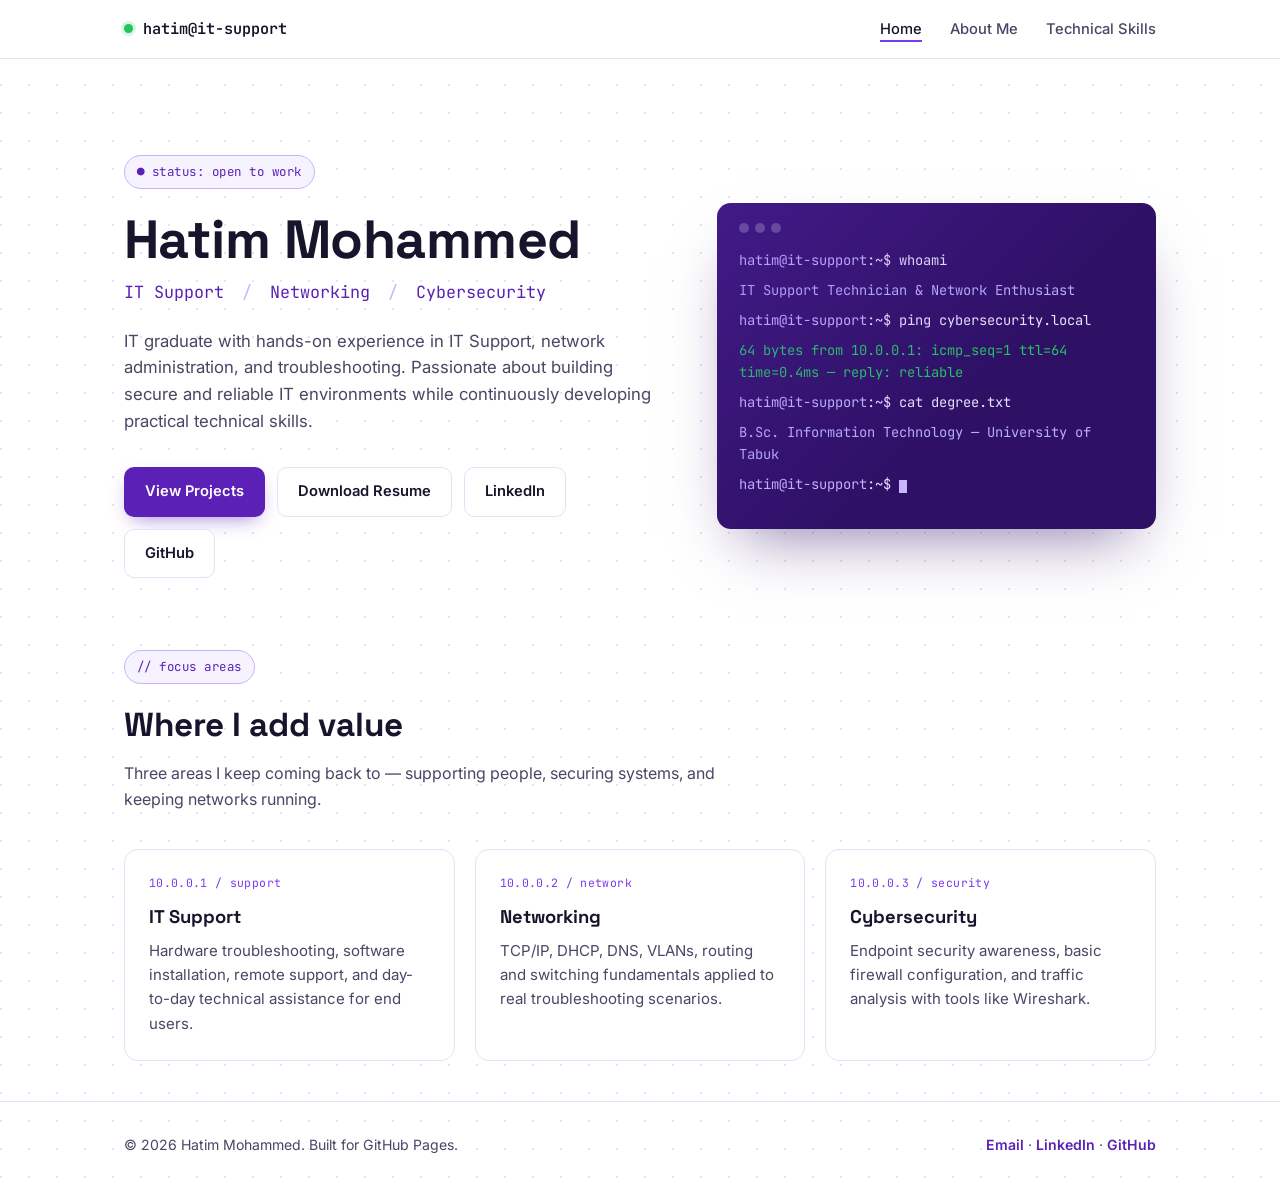
<file: index.html>
<!DOCTYPE html>
<html lang="en">
<head>
<meta charset="UTF-8" />
<meta name="viewport" content="width=device-width, initial-scale=1.0" />
<title>Hatim Mohammed — IT Support | Networking | Cybersecurity</title>
<meta name="description" content="Portfolio of Hatim Mohammed, IT graduate specializing in IT Support, Networking, and Cybersecurity." />
<link rel="preconnect" href="https://fonts.googleapis.com">
<link href="https://fonts.googleapis.com/css2?family=Space+Grotesk:wght@500;600;700&family=Inter:wght@400;500;600&family=JetBrains+Mono:wght@400;500;600&display=swap" rel="stylesheet">
<link rel="stylesheet" href="assets/style.css" />
</head>
<body>

<header class="topbar">
  <nav class="nav">
    <a href="index.html" class="nav__brand"><span class="dot"></span> hatim@it-support</a>
    <ul class="nav__links">
      <li><a href="index.html">Home</a></li>
      <li><a href="about.html">About Me</a></li>
      <li><a href="skills.html">Technical Skills</a></li>
    </ul>
    <button class="nav__toggle" aria-label="Toggle navigation">☰</button>
  </nav>
</header>

<main>
  <section class="hero">
    <div class="wrap hero__grid">
      <div>
        <span class="eyebrow">● status: open to work</span>
        <h1>Hatim Mohammed</h1>
        <p class="hero__role">IT Support <span class="sep">/</span> Networking <span class="sep">/</span> Cybersecurity</p>
        <p class="lede">
          IT graduate with hands-on experience in IT Support, network administration, and troubleshooting.
          Passionate about building secure and reliable IT environments while continuously developing
          practical technical skills.
        </p>
        <div class="btn-row">
          <a href="skills.html" class="btn btn--primary">View Projects</a>
          <a href="resume/Hatim-Mohammed-Resume.pdf" class="btn btn--ghost" download>Download Resume</a>
          <a href="https://www.linkedin.com/in/hatim-mohammd-544075266" class="btn btn--ghost" target="_blank" rel="noopener">LinkedIn</a>
          <a href="https://github.com/Bianconari" class="btn btn--ghost" target="_blank" rel="noopener">GitHub</a>
        </div>
      </div>

      <div class="terminal" role="img" aria-label="Terminal window showing a summary of Hatim's profile">
        <div class="terminal__bar"><span></span><span></span><span></span></div>
        <div class="terminal__body">
          <p><span class="prompt">hatim@it-support</span>:~$ whoami</p>
          <p class="out">IT Support Technician &amp; Network Enthusiast</p>
          <p><span class="prompt">hatim@it-support</span>:~$ ping cybersecurity.local</p>
          <p class="ok">64 bytes from 10.0.0.1: icmp_seq=1 ttl=64 time=0.4ms — reply: reliable</p>
          <p><span class="prompt">hatim@it-support</span>:~$ cat degree.txt</p>
          <p class="out">B.Sc. Information Technology — University of Tabuk</p>
          <p><span class="prompt">hatim@it-support</span>:~$ <span class="caret"></span></p>
        </div>
      </div>
    </div>
  </section>

  <section class="wrap">
    <div class="section-head">
      <span class="eyebrow">// focus areas</span>
      <h2>Where I add value</h2>
      <p>Three areas I keep coming back to — supporting people, securing systems, and keeping networks running.</p>
    </div>
    <div class="grid-3">
      <div class="card">
        <span class="card__ip">10.0.0.1 / support</span>
        <h3>IT Support</h3>
        <p>Hardware troubleshooting, software installation, remote support, and day-to-day technical assistance for end users.</p>
      </div>
      <div class="card">
        <span class="card__ip">10.0.0.2 / network</span>
        <h3>Networking</h3>
        <p>TCP/IP, DHCP, DNS, VLANs, routing and switching fundamentals applied to real troubleshooting scenarios.</p>
      </div>
      <div class="card">
        <span class="card__ip">10.0.0.3 / security</span>
        <h3>Cybersecurity</h3>
        <p>Endpoint security awareness, basic firewall configuration, and traffic analysis with tools like Wireshark.</p>
      </div>
    </div>
  </section>
</main>

<footer>
  <div class="wrap footer__row">
    <span>© 2026 Hatim Mohammed. Built for GitHub Pages.</span>
    <span>
      <a href="mailto:hatim.official.em@gmail.com">Email</a> ·
      <a href="https://www.linkedin.com/in/hatim-mohammd-544075266" target="_blank" rel="noopener">LinkedIn</a> ·
      <a href="https://github.com/Bianconari" target="_blank" rel="noopener">GitHub</a>
    </span>
  </div>
</footer>

<script src="assets/script.js"></script>
</body>
</html>
</file>
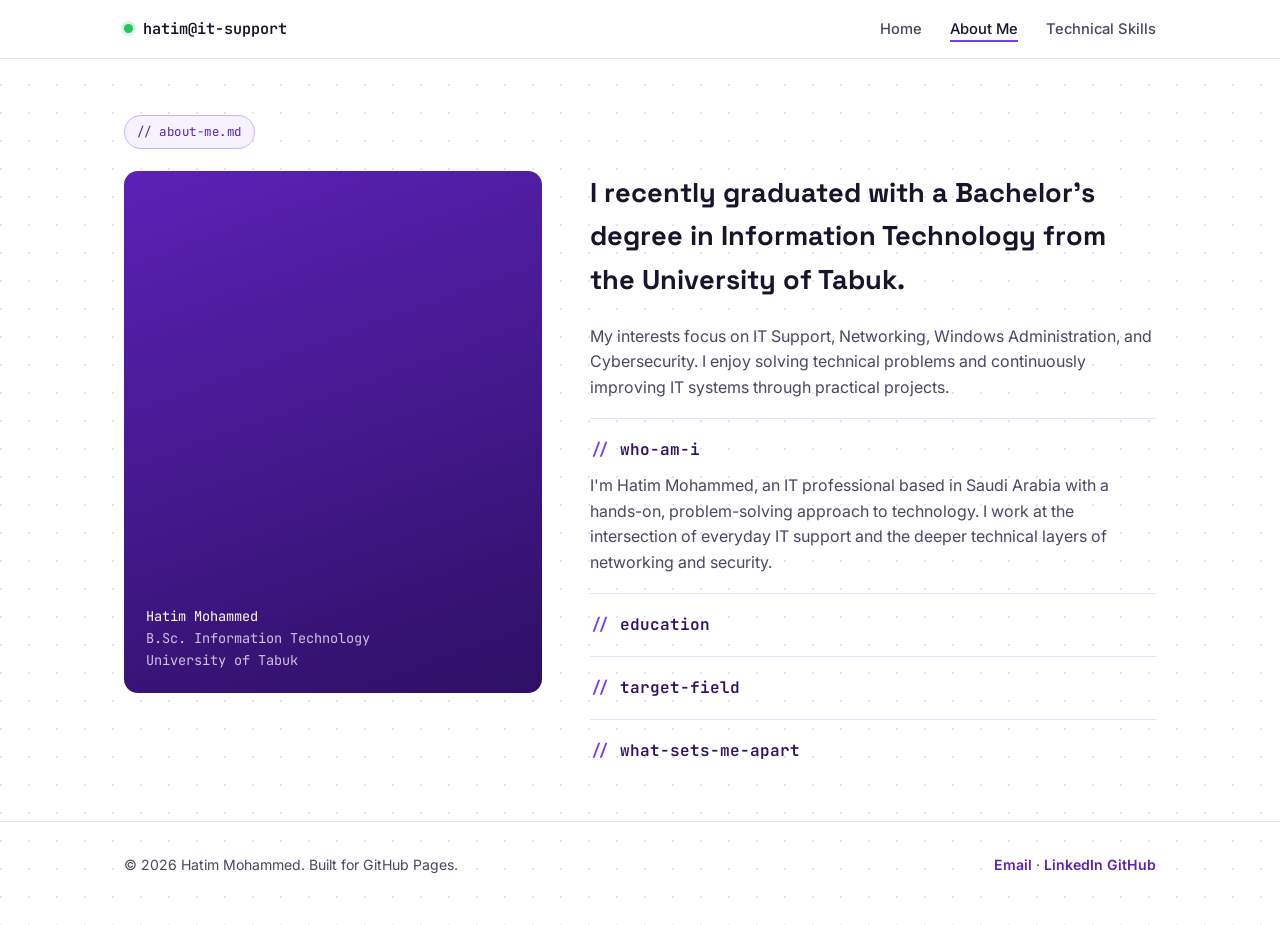
<file: about.html>
<!DOCTYPE html>
<html lang="en">
<head>
<meta charset="UTF-8" />
<meta name="viewport" content="width=device-width, initial-scale=1.0" />
<title>About Me — Hatim Mohammed</title>
<meta name="description" content="About Hatim Mohammed — background, education, and focus areas in IT Support and Cybersecurity." />
<link rel="preconnect" href="https://fonts.googleapis.com">
<link href="https://fonts.googleapis.com/css2?family=Space+Grotesk:wght@500;600;700&family=Inter:wght@400;500;600&family=JetBrains+Mono:wght@400;500;600&display=swap" rel="stylesheet">
<link rel="stylesheet" href="assets/style.css" />
</head>
<body>

<header class="topbar">
  <nav class="nav">
    <a href="index.html" class="nav__brand"><span class="dot"></span> hatim@it-support</a>
    <ul class="nav__links">
      <li><a href="index.html">Home</a></li>
      <li><a href="about.html">About Me</a></li>
      <li><a href="skills.html">Technical Skills</a></li>
    </ul>
    <button class="nav__toggle" aria-label="Toggle navigation">☰</button>
  </nav>
</header>

<main>
  <section class="wrap" style="padding-top:56px;">
    <span class="eyebrow">// about-me.md</span>
    <div class="about-grid">
      <div class="about-photo">
        <div>
          <div>Hatim Mohammed</div>
          <div style="opacity:.75;">B.Sc. Information Technology<br/>University of Tabuk</div>
        </div>
      </div>

      <div class="about-copy">
        <h2>I recently graduated with a Bachelor's degree in Information Technology from the University of Tabuk.</h2>
        <p>
          My interests focus on IT Support, Networking, Windows Administration, and Cybersecurity.
          I enjoy solving technical problems and continuously improving IT systems through practical projects.
        </p>

        <details class="qa" open>
          <summary>who-am-i</summary>
          <p>
            I'm Hatim Mohammed, an IT professional based in Saudi Arabia with a hands-on, problem-solving
            approach to technology. I work at the intersection of everyday IT support and the deeper
            technical layers of networking and security.
          </p>
        </details>

        <details class="qa">
          <summary>education</summary>
          <p>
            Bachelor's degree in Information Technology from the University of Tabuk, complemented by
            certifications spanning networking, cybersecurity, Python, IoT, Java, and software engineering.
          </p>
        </details>

        <details class="qa">
          <summary>target-field</summary>
          <p>
            I'm focused on roles in IT Support, Network Administration, and Cybersecurity — environments
            where I can combine troubleshooting, infrastructure knowledge, and security awareness.
          </p>
        </details>

        <details class="qa">
          <summary>what-sets-me-apart</summary>
          <p>
            A practical, project-driven mindset: I don't just study concepts, I apply them — building
            dashboards, automating workflows, configuring networks, and continuously learning through
            certifications. I care about building IT environments that are secure, reliable, and easy
            for people to depend on.
          </p>
        </details>
      </div>
    </div>
  </section>
</main>

<footer>
  <div class="wrap footer__row">
    <span>© 2026 Hatim Mohammed. Built for GitHub Pages.</span>
    <span>
      <a href="mailto:hatim.official.em@gmail.com">Email</a> ·
      <a href="https://www.linkedin.com/in/hatim-mohammd-544075266" target="_blank" rel="noopener">LinkedIn</a>
      <a href="https://github.com/Bianconari" target="_blank" rel="noopener">GitHub</a>
    </span>
  </div>
</footer>

<script src="assets/script.js"></script>
</body>
</html>
</file>
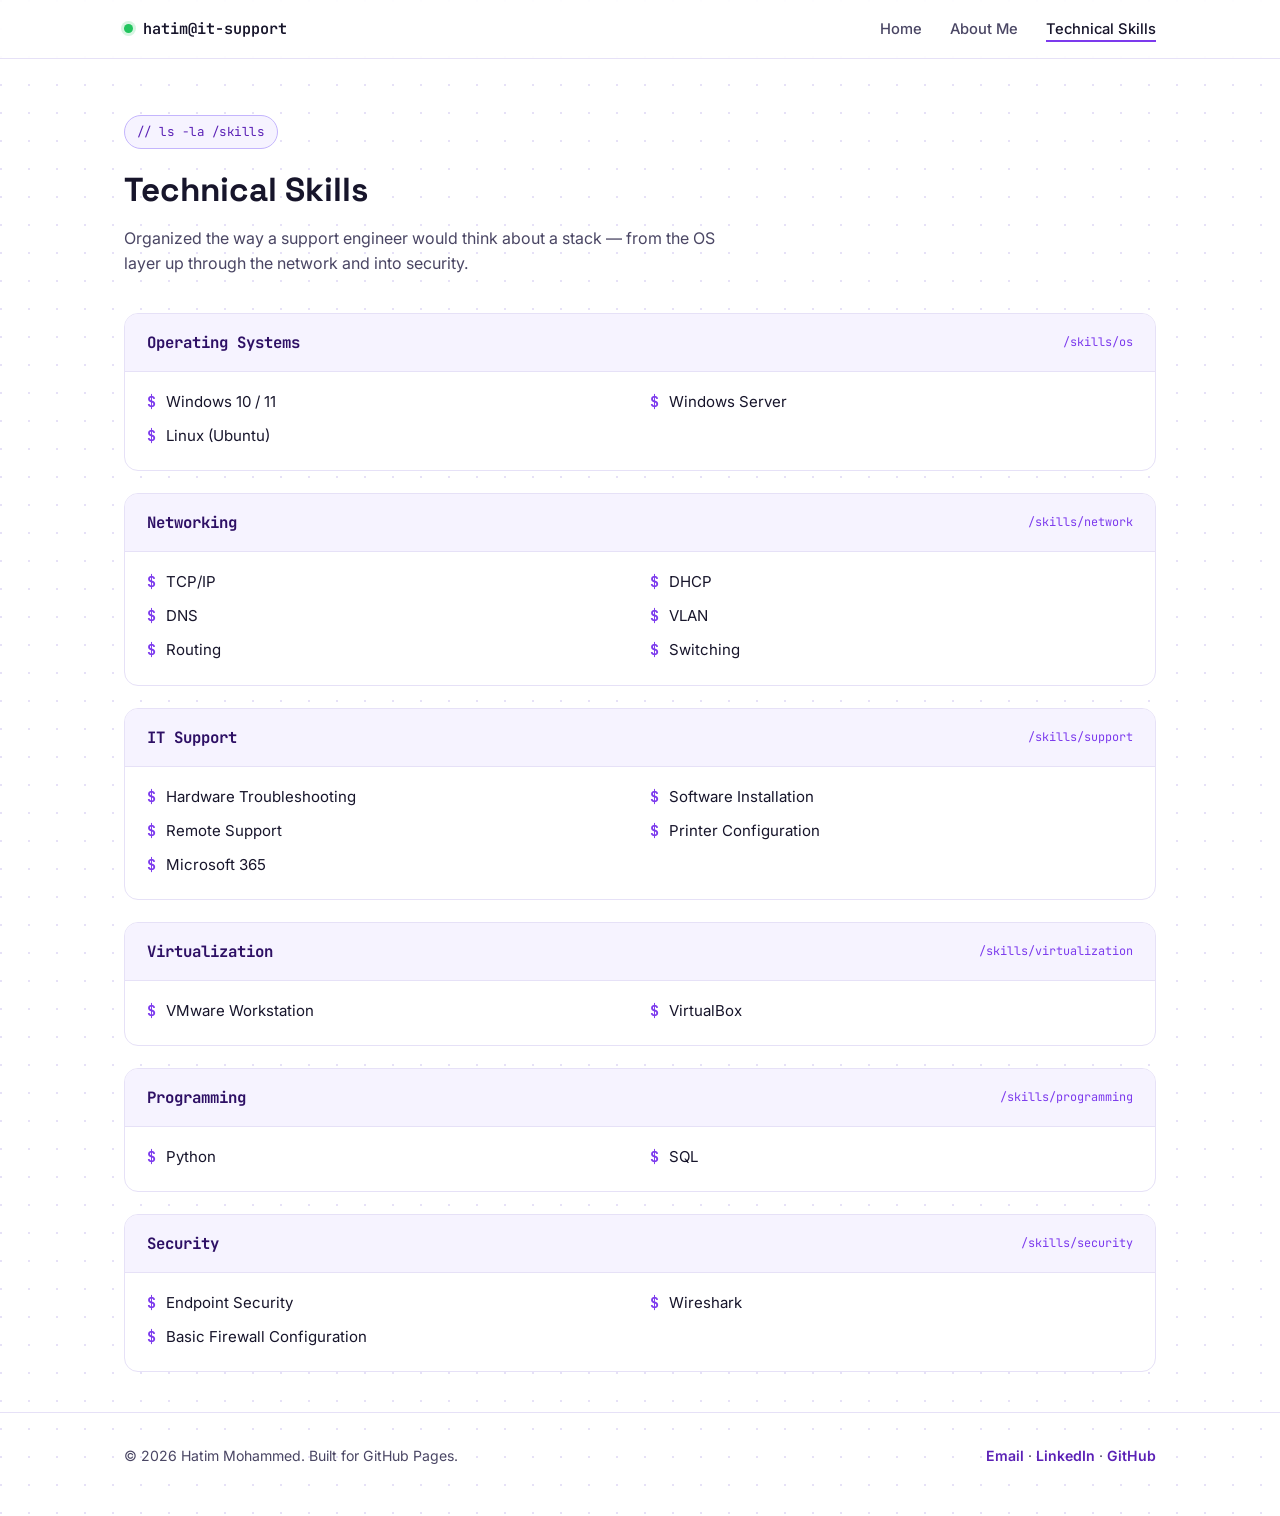
<file: skills.html>
<!DOCTYPE html>
<html lang="en">
<head>
<meta charset="UTF-8" />
<meta name="viewport" content="width=device-width, initial-scale=1.0" />
<title>Technical Skills — Hatim Mohammed</title>
<meta name="description" content="Technical skills of Hatim Mohammed across operating systems, networking, IT support, virtualization, programming, and security." />
<link rel="preconnect" href="https://fonts.googleapis.com">
<link href="https://fonts.googleapis.com/css2?family=Space+Grotesk:wght@500;600;700&family=Inter:wght@400;500;600&family=JetBrains+Mono:wght@400;500;600&display=swap" rel="stylesheet">
<link rel="stylesheet" href="assets/style.css" />
</head>
<body>

<header class="topbar">
  <nav class="nav">
    <a href="index.html" class="nav__brand"><span class="dot"></span> hatim@it-support</a>
    <ul class="nav__links">
      <li><a href="index.html">Home</a></li>
      <li><a href="about.html">About Me</a></li>
      <li><a href="skills.html">Technical Skills</a></li>
    </ul>
    <button class="nav__toggle" aria-label="Toggle navigation">☰</button>
  </nav>
</header>

<main>
  <section class="wrap" style="padding-top:56px;">
    <div class="section-head">
      <span class="eyebrow">// ls -la /skills</span>
      <h2>Technical Skills</h2>
      <p>Organized the way a support engineer would think about a stack — from the OS layer up through the network and into security.</p>
    </div>

    <div class="skill-group">
      <div class="skill-group__head">
        <h3>Operating Systems</h3>
        <span class="path">/skills/os</span>
      </div>
      <ul class="skill-list">
        <li>Windows 10 / 11</li>
        <li>Windows Server</li>
        <li>Linux (Ubuntu)</li>
      </ul>
    </div>

    <div class="skill-group">
      <div class="skill-group__head">
        <h3>Networking</h3>
        <span class="path">/skills/network</span>
      </div>
      <ul class="skill-list">
        <li>TCP/IP</li>
        <li>DHCP</li>
        <li>DNS</li>
        <li>VLAN</li>
        <li>Routing</li>
        <li>Switching</li>
      </ul>
    </div>

    <div class="skill-group">
      <div class="skill-group__head">
        <h3>IT Support</h3>
        <span class="path">/skills/support</span>
      </div>
      <ul class="skill-list">
        <li>Hardware Troubleshooting</li>
        <li>Software Installation</li>
        <li>Remote Support</li>
        <li>Printer Configuration</li>
        <li>Microsoft 365</li>
      </ul>
    </div>

    <div class="skill-group">
      <div class="skill-group__head">
        <h3>Virtualization</h3>
        <span class="path">/skills/virtualization</span>
      </div>
      <ul class="skill-list">
        <li>VMware Workstation</li>
        <li>VirtualBox</li>
      </ul>
    </div>

    <div class="skill-group">
      <div class="skill-group__head">
        <h3>Programming</h3>
        <span class="path">/skills/programming</span>
      </div>
      <ul class="skill-list">
        <li>Python</li>
        <li>SQL</li>
      </ul>
    </div>

    <div class="skill-group">
      <div class="skill-group__head">
        <h3>Security</h3>
        <span class="path">/skills/security</span>
      </div>
      <ul class="skill-list">
        <li>Endpoint Security</li>
        <li>Wireshark</li>
        <li>Basic Firewall Configuration</li>
      </ul>
    </div>
  </section>
</main>

<footer>
  <div class="wrap footer__row">
    <span>© 2026 Hatim Mohammed. Built for GitHub Pages.</span>
    <span>
      <a href="mailto:hatim.official.em@gmail.com">Email</a> ·
      <a href="https://www.linkedin.com/in/hatim-mohammd-544075266" target="_blank" rel="noopener">LinkedIn</a> ·
      <a href="https://github.com/Bianconari" target="_blank" rel="noopener">GitHub</a>
    </span>
  </div>
</footer>

<script src="assets/script.js"></script>
</body>
</html>
</file>
<file: assets/style.css>
/* ==========================================================================
   Hatim Mohammed — IT Support | Networking | Cybersecurity Portfolio
   Design system: "network trace" — deep violet + terminal/mono accents
   ========================================================================== */

:root {
  /* Color */
  --ink: #17152b;
  --ink-soft: #4a4664;
  --violet-900: #2e1065;
  --violet-700: #5b21b6;
  --violet-500: #7c3aed;
  --violet-300: #c4b5fd;
  --lavender-100: #f6f3ff;
  --white: #ffffff;
  --line: #e6e1f7;
  --signal: #22c55e;

  /* Type */
  --font-display: 'Space Grotesk', 'Segoe UI', sans-serif;
  --font-body: 'Inter', 'Segoe UI', sans-serif;
  --font-mono: 'JetBrains Mono', 'Courier New', monospace;

  /* Layout */
  --maxw: 1080px;
  --radius: 14px;
}

* { box-sizing: border-box; }

html { scroll-behavior: smooth; }

@media (prefers-reduced-motion: reduce) {
  html { scroll-behavior: auto; }
  *, *::before, *::after {
    animation-duration: 0.001ms !important;
    animation-iteration-count: 1 !important;
    transition-duration: 0.001ms !important;
  }
}

body {
  margin: 0;
  font-family: var(--font-body);
  color: var(--ink);
  background: var(--white);
  background-image:
    radial-gradient(circle at 1px 1px, var(--line) 1px, transparent 1px);
  background-size: 28px 28px;
  line-height: 1.6;
}

a { color: inherit; }

img { max-width: 100%; }

.wrap {
  max-width: var(--maxw);
  margin: 0 auto;
  padding: 0 24px;
}

/* ---------- Top nav ---------- */

.topbar {
  position: sticky;
  top: 0;
  z-index: 50;
  background: rgba(255, 255, 255, 0.86);
  backdrop-filter: blur(10px);
  border-bottom: 1px solid var(--line);
}

.nav {
  display: flex;
  align-items: center;
  justify-content: space-between;
  padding: 16px 24px;
  max-width: var(--maxw);
  margin: 0 auto;
}

.nav__brand {
  display: flex;
  align-items: center;
  gap: 10px;
  font-family: var(--font-mono);
  font-weight: 600;
  font-size: 0.95rem;
  text-decoration: none;
  color: var(--ink);
}

.nav__brand .dot {
  width: 9px;
  height: 9px;
  border-radius: 50%;
  background: var(--signal);
  box-shadow: 0 0 0 3px rgba(34, 197, 94, 0.18);
}

.nav__links {
  display: flex;
  gap: 28px;
  list-style: none;
  margin: 0;
  padding: 0;
}

.nav__links a {
  text-decoration: none;
  font-size: 0.92rem;
  font-weight: 500;
  color: var(--ink-soft);
  position: relative;
  padding-bottom: 4px;
}

.nav__links a::after {
  content: "";
  position: absolute;
  left: 0;
  bottom: 0;
  width: 0;
  height: 2px;
  background: var(--violet-500);
  transition: width 0.2s ease;
}

.nav__links a:hover,
.nav__links a.active {
  color: var(--ink);
}

.nav__links a:hover::after,
.nav__links a.active::after {
  width: 100%;
}

.nav__toggle {
  display: none;
}

/* ---------- Hero ---------- */

.hero {
  padding: 96px 0 72px;
}

.hero__grid {
  display: grid;
  grid-template-columns: 1.1fr 0.9fr;
  gap: 56px;
  align-items: center;
}

.eyebrow {
  display: inline-flex;
  align-items: center;
  gap: 8px;
  font-family: var(--font-mono);
  font-size: 0.78rem;
  letter-spacing: 0.04em;
  color: var(--violet-700);
  background: var(--lavender-100);
  border: 1px solid var(--violet-300);
  padding: 6px 12px;
  border-radius: 999px;
  margin-bottom: 22px;
}

.hero h1 {
  font-family: var(--font-display);
  font-size: clamp(2.4rem, 4.2vw, 3.4rem);
  line-height: 1.08;
  margin: 0 0 10px;
  letter-spacing: -0.01em;
}

.hero h1 span {
  color: var(--violet-600, var(--violet-500));
}

.hero__role {
  font-family: var(--font-mono);
  font-size: 1.05rem;
  color: var(--violet-700);
  margin: 0 0 22px;
}

.hero__role .sep { color: var(--violet-300); margin: 0 8px; }

.hero p.lede {
  font-size: 1.05rem;
  color: var(--ink-soft);
  max-width: 52ch;
  margin: 0 0 32px;
}

.btn-row {
  display: flex;
  flex-wrap: wrap;
  gap: 12px;
}

.btn {
  display: inline-flex;
  align-items: center;
  gap: 8px;
  padding: 12px 20px;
  border-radius: 10px;
  font-family: var(--font-body);
  font-weight: 600;
  font-size: 0.92rem;
  text-decoration: none;
  border: 1px solid transparent;
  cursor: pointer;
  transition: transform 0.15s ease, box-shadow 0.15s ease, background 0.15s ease;
}

.btn:focus-visible {
  outline: 3px solid var(--violet-300);
  outline-offset: 2px;
}

.btn--primary {
  background: var(--violet-700);
  color: var(--white);
  box-shadow: 0 8px 20px -8px rgba(91, 33, 182, 0.6);
}

.btn--primary:hover {
  transform: translateY(-2px);
  box-shadow: 0 12px 24px -8px rgba(91, 33, 182, 0.7);
}

.btn--ghost {
  background: var(--white);
  color: var(--ink);
  border-color: var(--line);
}

.btn--ghost:hover {
  border-color: var(--violet-500);
  color: var(--violet-700);
  transform: translateY(-2px);
}

/* ---------- Terminal card (signature element) ---------- */

.terminal {
  background: var(--violet-900);
  border-radius: var(--radius);
  padding: 20px 22px 26px;
  color: #e9e4ff;
  font-family: var(--font-mono);
  font-size: 0.86rem;
  box-shadow: 0 30px 60px -25px rgba(46, 16, 101, 0.55);
  position: relative;
  overflow: hidden;
}

.terminal::before {
  content: "";
  position: absolute;
  inset: 0;
  background: linear-gradient(135deg, rgba(124, 58, 237, 0.25), transparent 60%);
  pointer-events: none;
}

.terminal__bar {
  display: flex;
  gap: 6px;
  margin-bottom: 16px;
}

.terminal__bar span {
  width: 10px;
  height: 10px;
  border-radius: 50%;
  background: rgba(255, 255, 255, 0.25);
}

.terminal__body p {
  margin: 0 0 8px;
  white-space: pre-wrap;
}

.terminal__body .prompt { color: var(--violet-300); }
.terminal__body .out { color: #b9aef9; }
.terminal__body .ok { color: var(--signal); }

.caret {
  display: inline-block;
  width: 8px;
  height: 1em;
  background: var(--violet-300);
  vertical-align: text-bottom;
  animation: blink 1s steps(1) infinite;
}

@keyframes blink {
  50% { opacity: 0; }
}

/* ---------- Sections ---------- */

section { padding: 64px 0; }

.section-head {
  margin-bottom: 36px;
}

.section-head .eyebrow { margin-bottom: 14px; }

.section-head h2 {
  font-family: var(--font-display);
  font-size: clamp(1.6rem, 2.6vw, 2.1rem);
  margin: 0 0 10px;
}

.section-head p {
  color: var(--ink-soft);
  max-width: 60ch;
  margin: 0;
}

/* ---------- Cards / grid ---------- */

.grid-3 {
  display: grid;
  grid-template-columns: repeat(3, 1fr);
  gap: 20px;
}

.grid-2 {
  display: grid;
  grid-template-columns: repeat(2, 1fr);
  gap: 20px;
}

.card {
  background: var(--white);
  border: 1px solid var(--line);
  border-radius: var(--radius);
  padding: 24px;
  transition: transform 0.15s ease, box-shadow 0.15s ease, border-color 0.15s ease;
}

.card:hover {
  transform: translateY(-3px);
  box-shadow: 0 20px 40px -28px rgba(46, 16, 101, 0.35);
  border-color: var(--violet-300);
}

.card__ip {
  font-family: var(--font-mono);
  font-size: 0.72rem;
  color: var(--violet-500);
  letter-spacing: 0.03em;
  margin-bottom: 10px;
  display: block;
}

.card h3 {
  font-family: var(--font-display);
  font-size: 1.15rem;
  margin: 0 0 8px;
}

.card p {
  color: var(--ink-soft);
  font-size: 0.94rem;
  margin: 0;
}

/* ---------- Skills page ---------- */

.skill-group {
  background: var(--white);
  border: 1px solid var(--line);
  border-radius: var(--radius);
  overflow: hidden;
  margin-bottom: 22px;
}

.skill-group__head {
  display: flex;
  align-items: center;
  justify-content: space-between;
  padding: 16px 22px;
  background: var(--lavender-100);
  border-bottom: 1px solid var(--line);
}

.skill-group__head h3 {
  font-family: var(--font-mono);
  font-size: 0.98rem;
  margin: 0;
  color: var(--violet-900);
}

.skill-group__head .path {
  font-family: var(--font-mono);
  font-size: 0.74rem;
  color: var(--violet-500);
}

.skill-list {
  list-style: none;
  margin: 0;
  padding: 18px 22px 22px;
  display: grid;
  grid-template-columns: repeat(2, 1fr);
  gap: 10px 20px;
}

.skill-list li {
  display: flex;
  align-items: center;
  gap: 10px;
  font-size: 0.94rem;
  color: var(--ink);
}

.skill-list li::before {
  content: "$";
  font-family: var(--font-mono);
  color: var(--violet-500);
  font-weight: 700;
}

/* ---------- About page ---------- */

.about-grid {
  display: grid;
  grid-template-columns: 0.85fr 1.15fr;
  gap: 48px;
  align-items: start;
}

.about-photo {
  border-radius: var(--radius);
  background: linear-gradient(160deg, var(--violet-700), var(--violet-900));
  aspect-ratio: 4 / 5;
  display: flex;
  align-items: flex-end;
  padding: 22px;
  color: var(--white);
  font-family: var(--font-mono);
  font-size: 0.85rem;
}

.about-copy h2 {
  font-family: var(--font-display);
  font-size: 1.7rem;
  margin-top: 0;
}

.about-copy p {
  color: var(--ink-soft);
  margin-bottom: 18px;
}

.qa {
  border-top: 1px solid var(--line);
  padding: 18px 0;
}

.qa summary {
  cursor: pointer;
  font-family: var(--font-mono);
  font-weight: 600;
  color: var(--violet-900);
  list-style: none;
}

.qa summary::-webkit-details-marker { display: none; }

.qa summary::before {
  content: "// ";
  color: var(--violet-500);
}

.qa p {
  margin: 10px 0 0;
  color: var(--ink-soft);
}

/* ---------- Footer ---------- */

footer {
  border-top: 1px solid var(--line);
  padding: 32px 0 48px;
  margin-top: 40px;
}

.footer__row {
  display: flex;
  justify-content: space-between;
  align-items: center;
  flex-wrap: wrap;
  gap: 14px;
  font-size: 0.88rem;
  color: var(--ink-soft);
}

.footer__row a {
  text-decoration: none;
  color: var(--violet-700);
  font-weight: 600;
}

/* ---------- Responsive ---------- */

@media (max-width: 860px) {
  .hero__grid,
  .about-grid { grid-template-columns: 1fr; }
  .grid-3 { grid-template-columns: repeat(2, 1fr); }
  .about-photo { aspect-ratio: 16 / 9; }
}

@media (max-width: 640px) {
  .nav__links {
    position: fixed;
    inset: 60px 16px auto 16px;
    background: var(--white);
    border: 1px solid var(--line);
    border-radius: var(--radius);
    flex-direction: column;
    padding: 16px;
    box-shadow: 0 20px 40px -20px rgba(46,16,101,0.35);
    display: none;
  }
  .nav__links.open { display: flex; }
  .nav__toggle {
    display: inline-flex;
    align-items: center;
    justify-content: center;
    width: 38px;
    height: 38px;
    border-radius: 8px;
    border: 1px solid var(--line);
    background: var(--white);
    font-family: var(--font-mono);
  }
  .grid-3, .grid-2, .skill-list { grid-template-columns: 1fr; }
}
</file>
